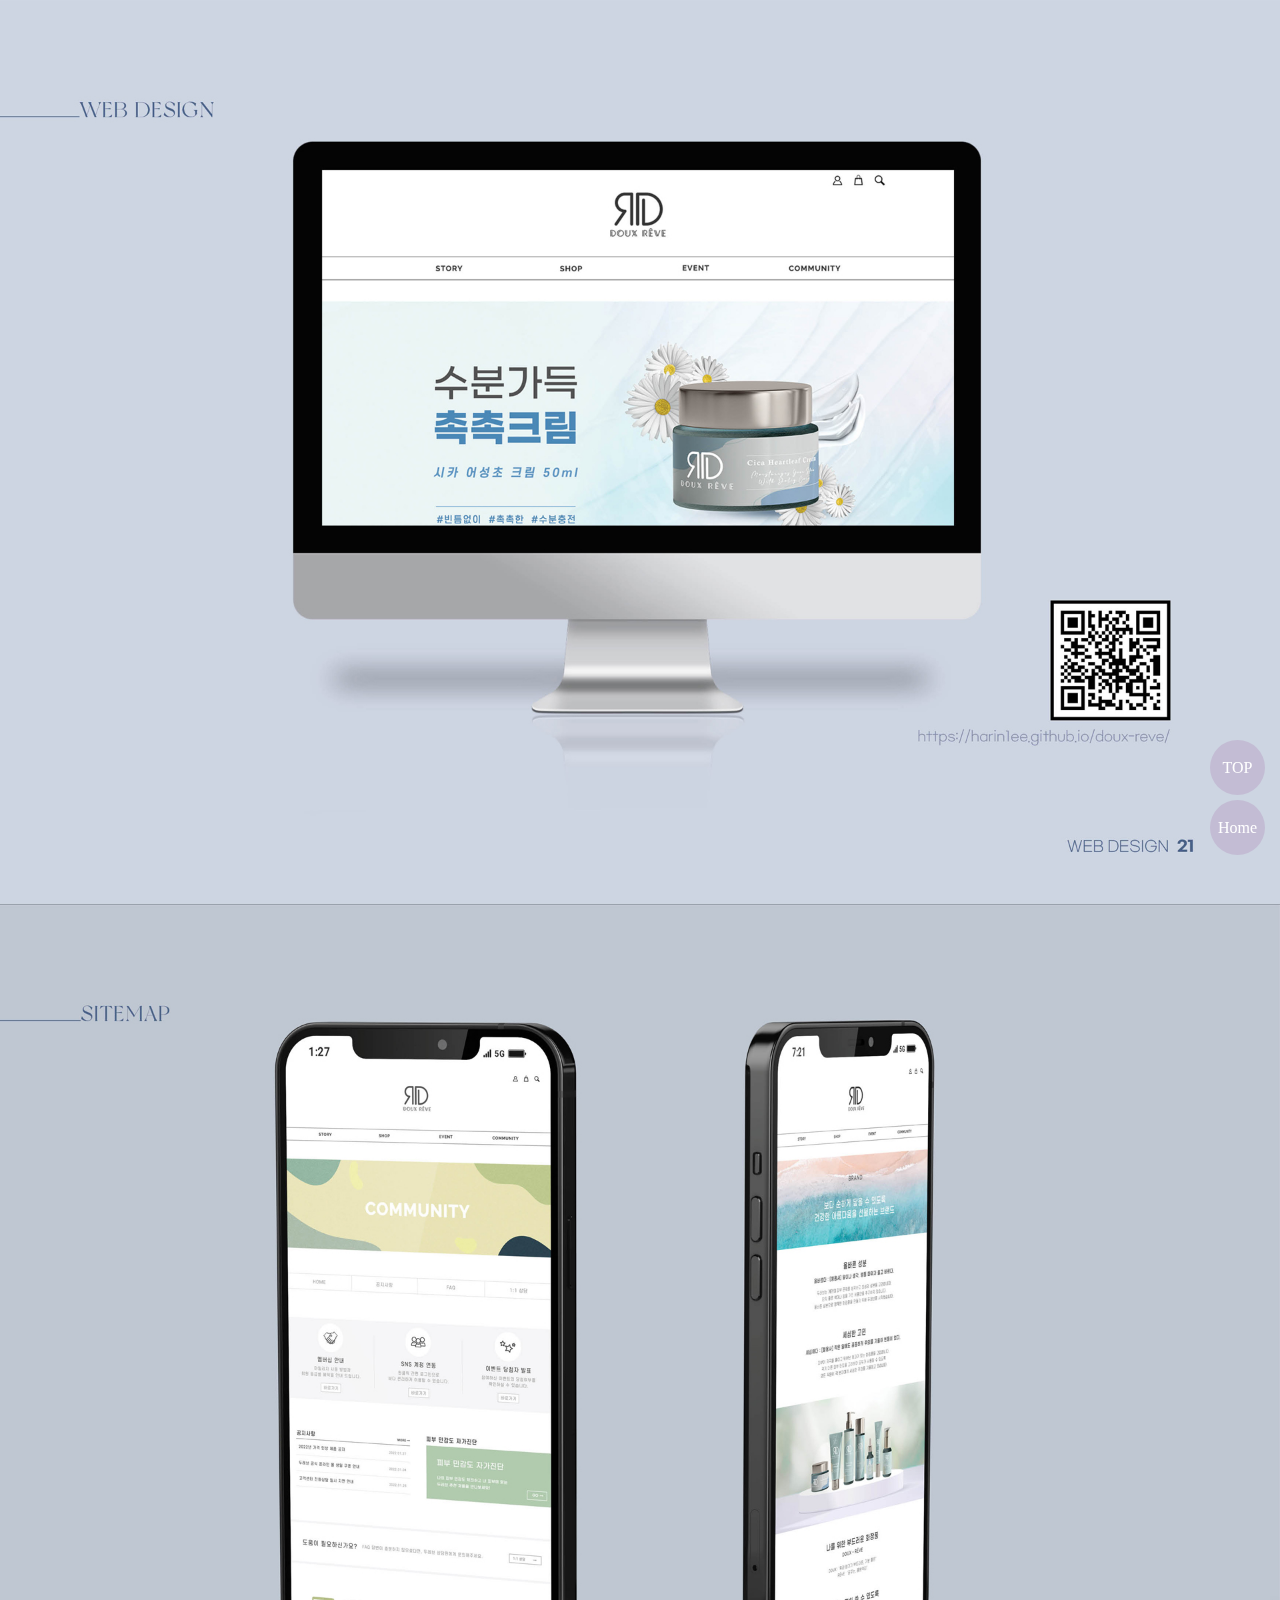
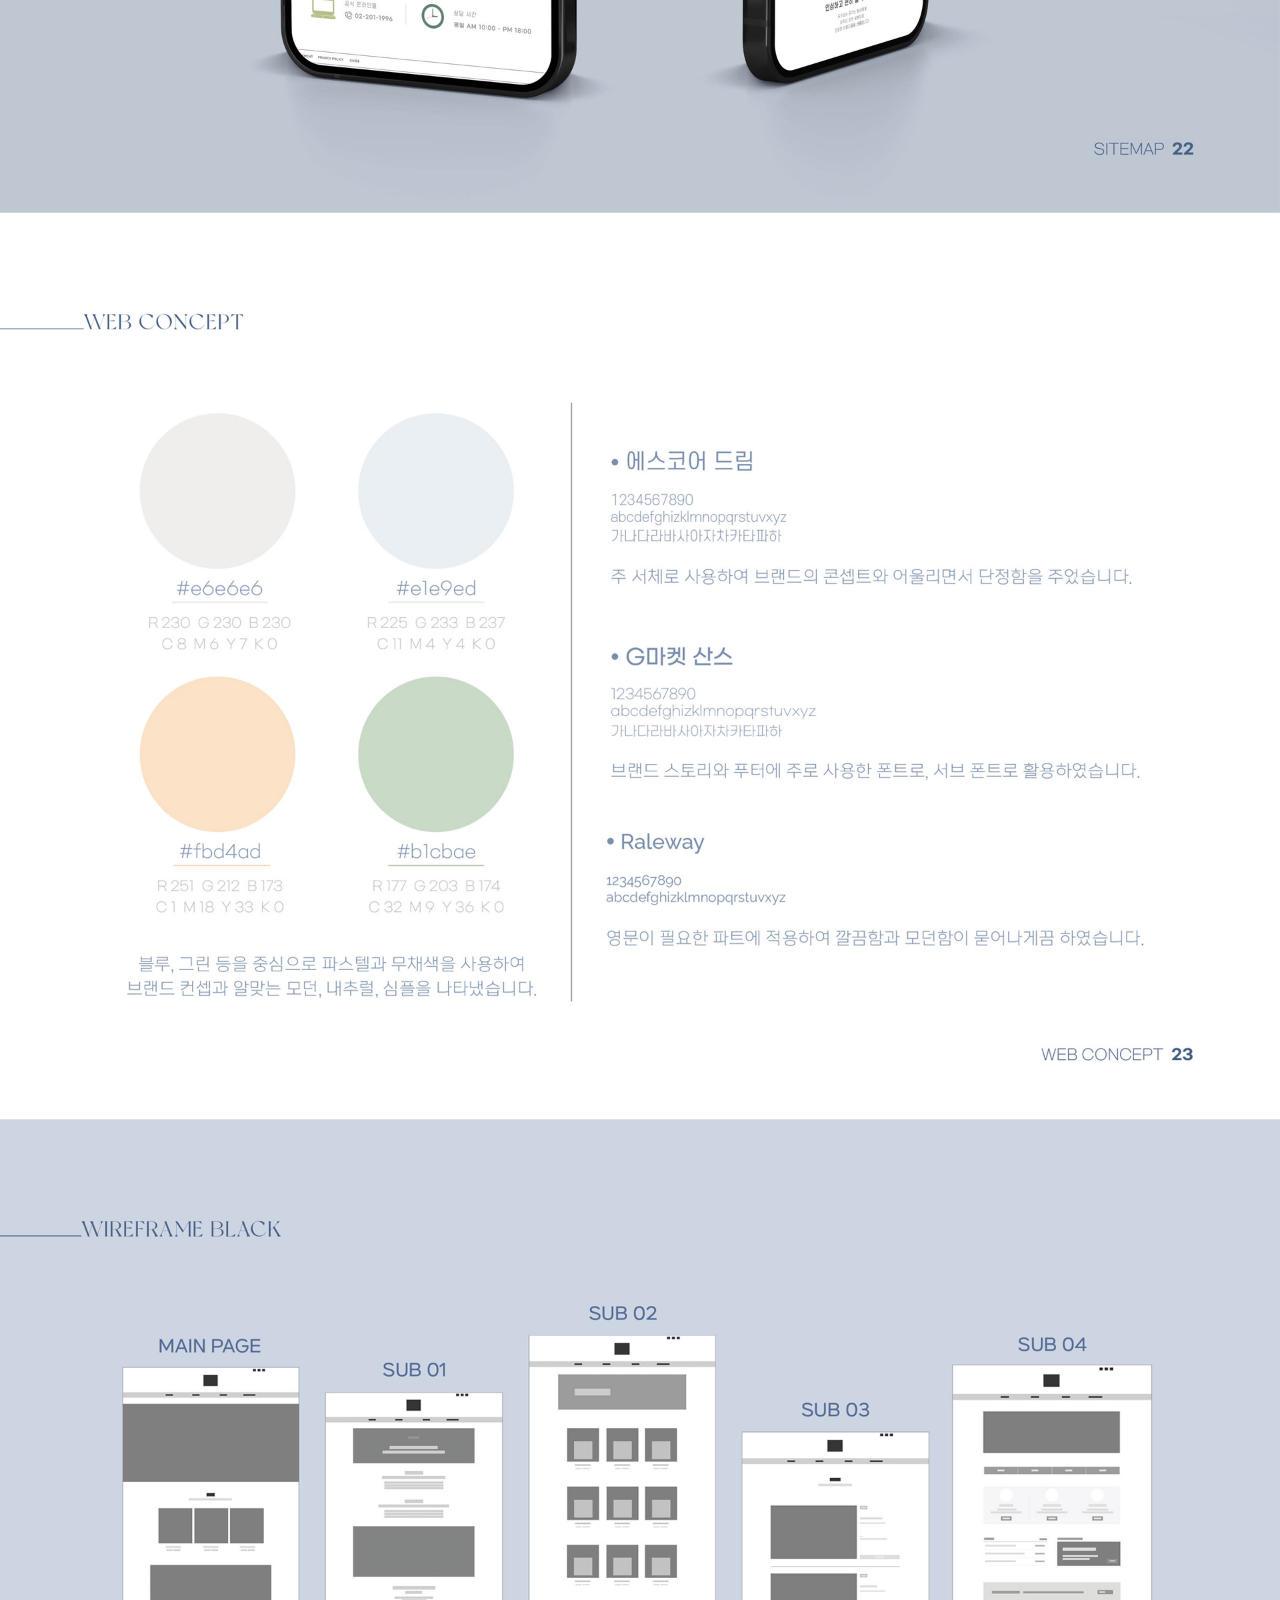
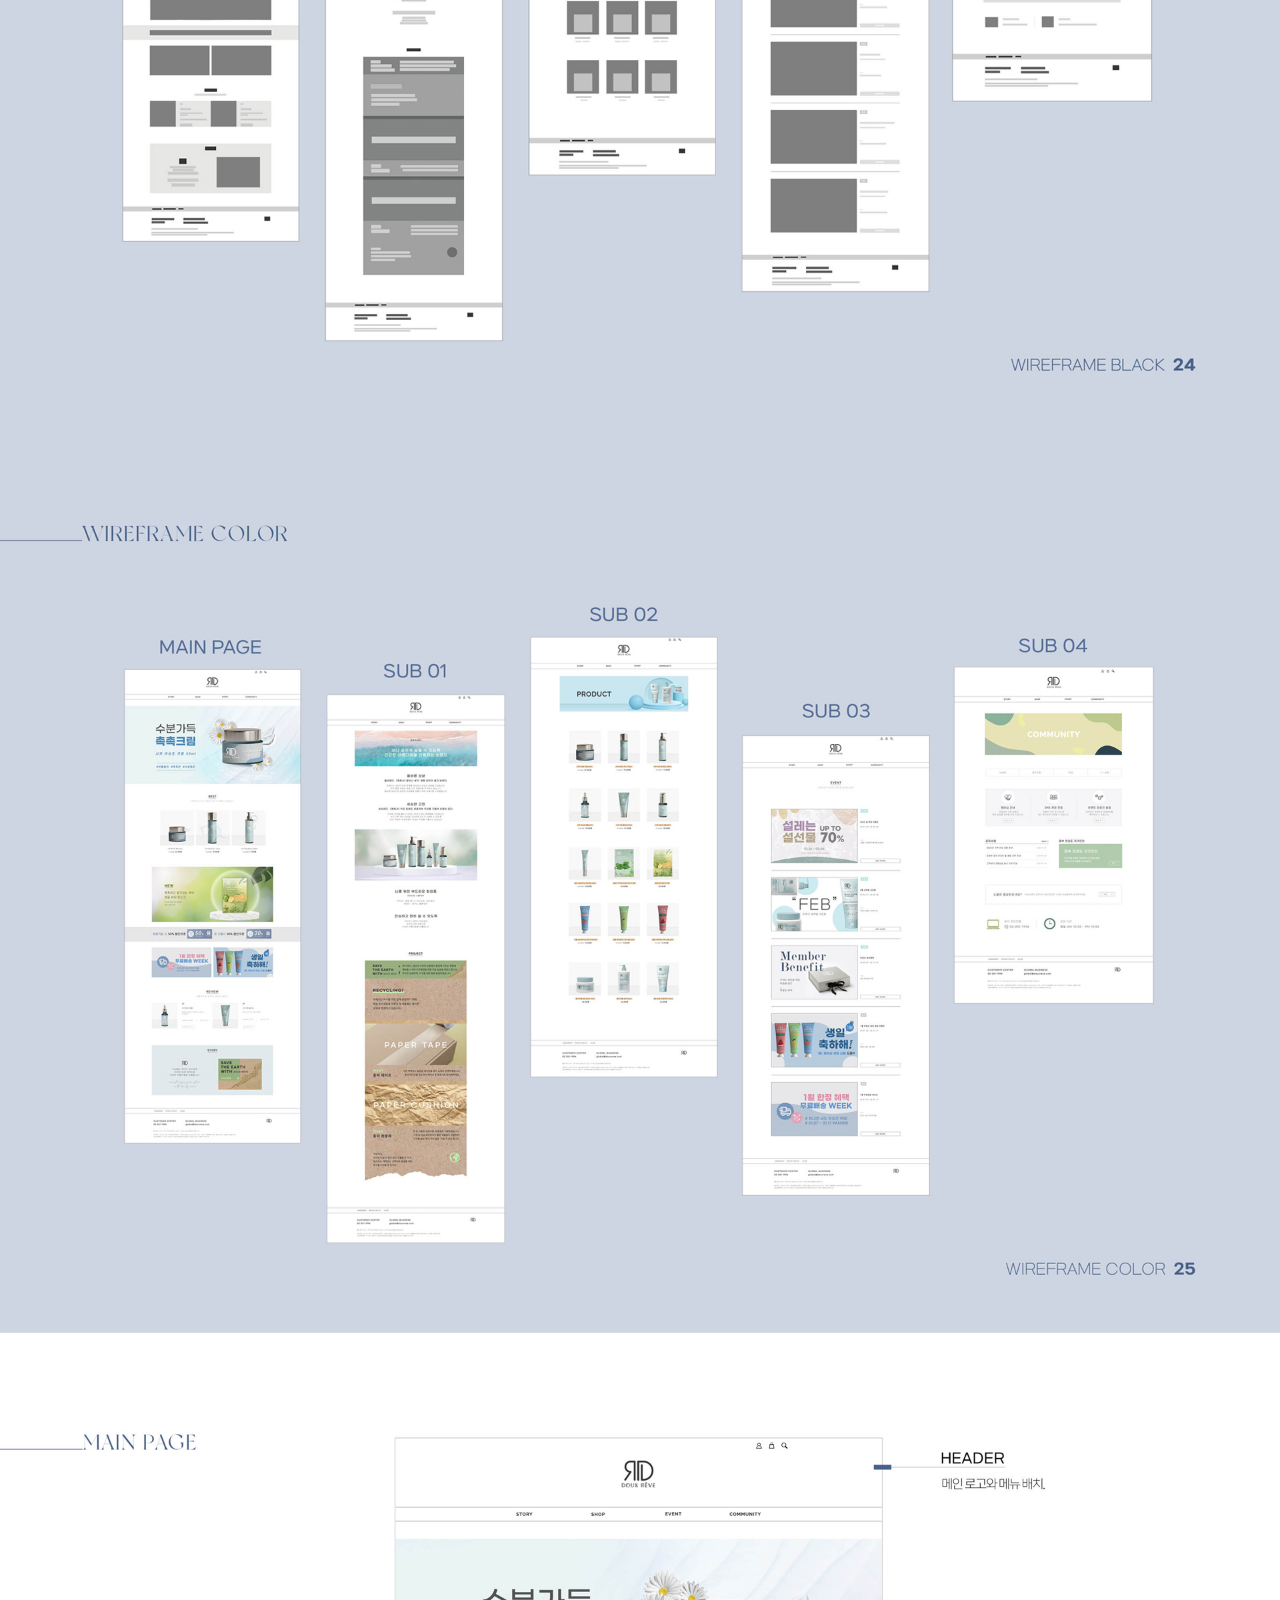
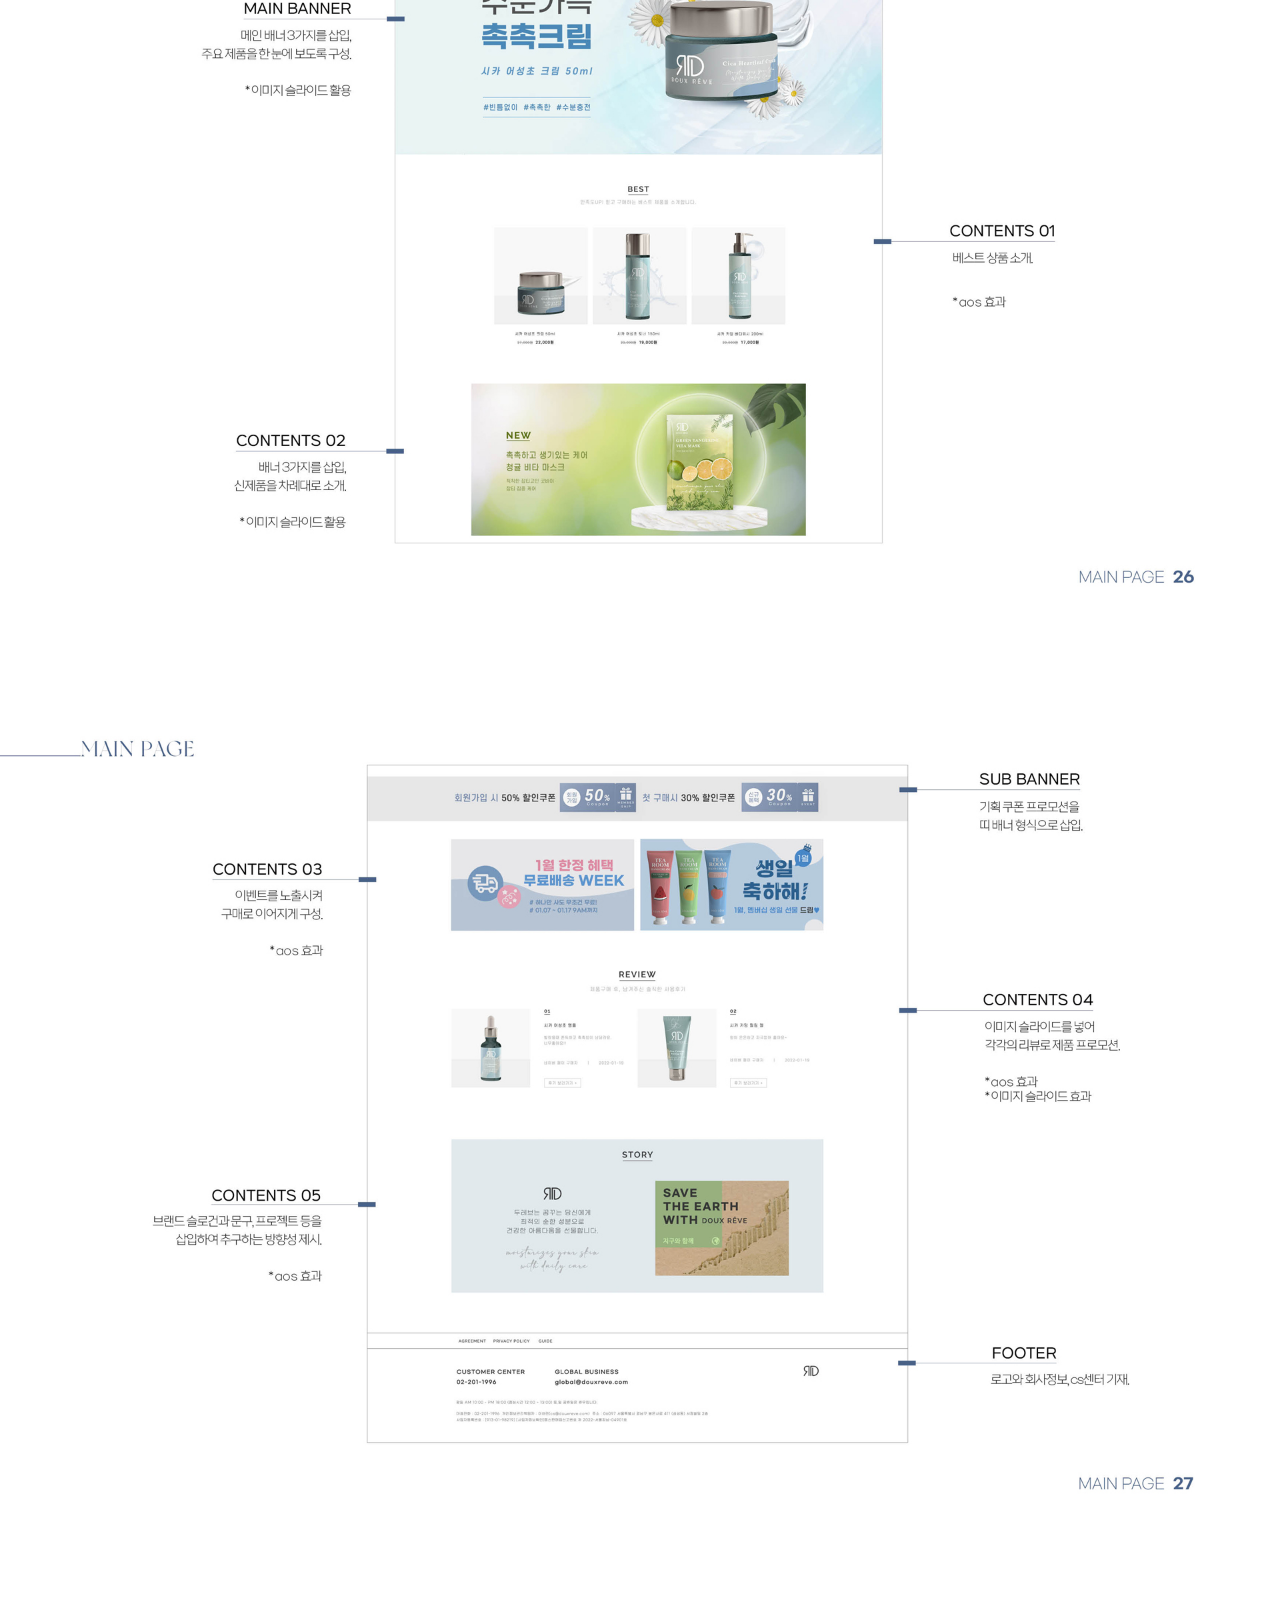
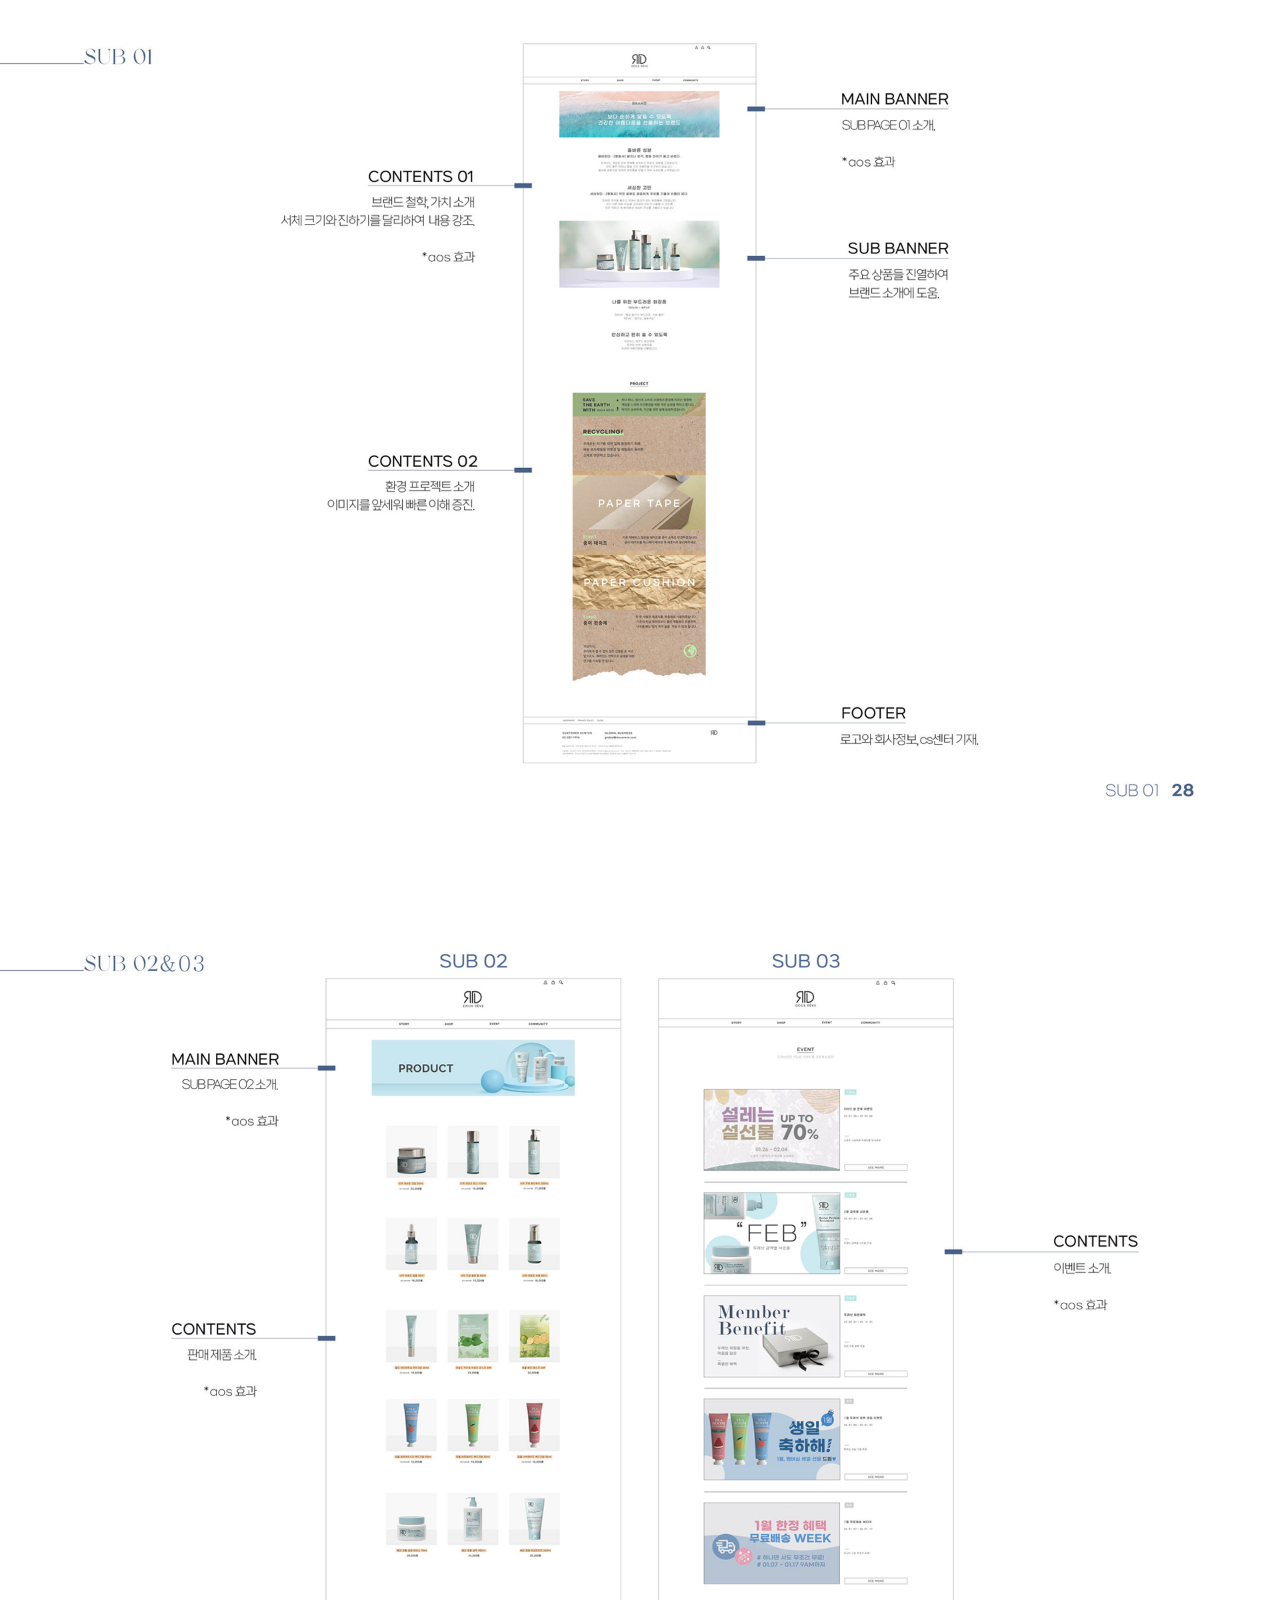
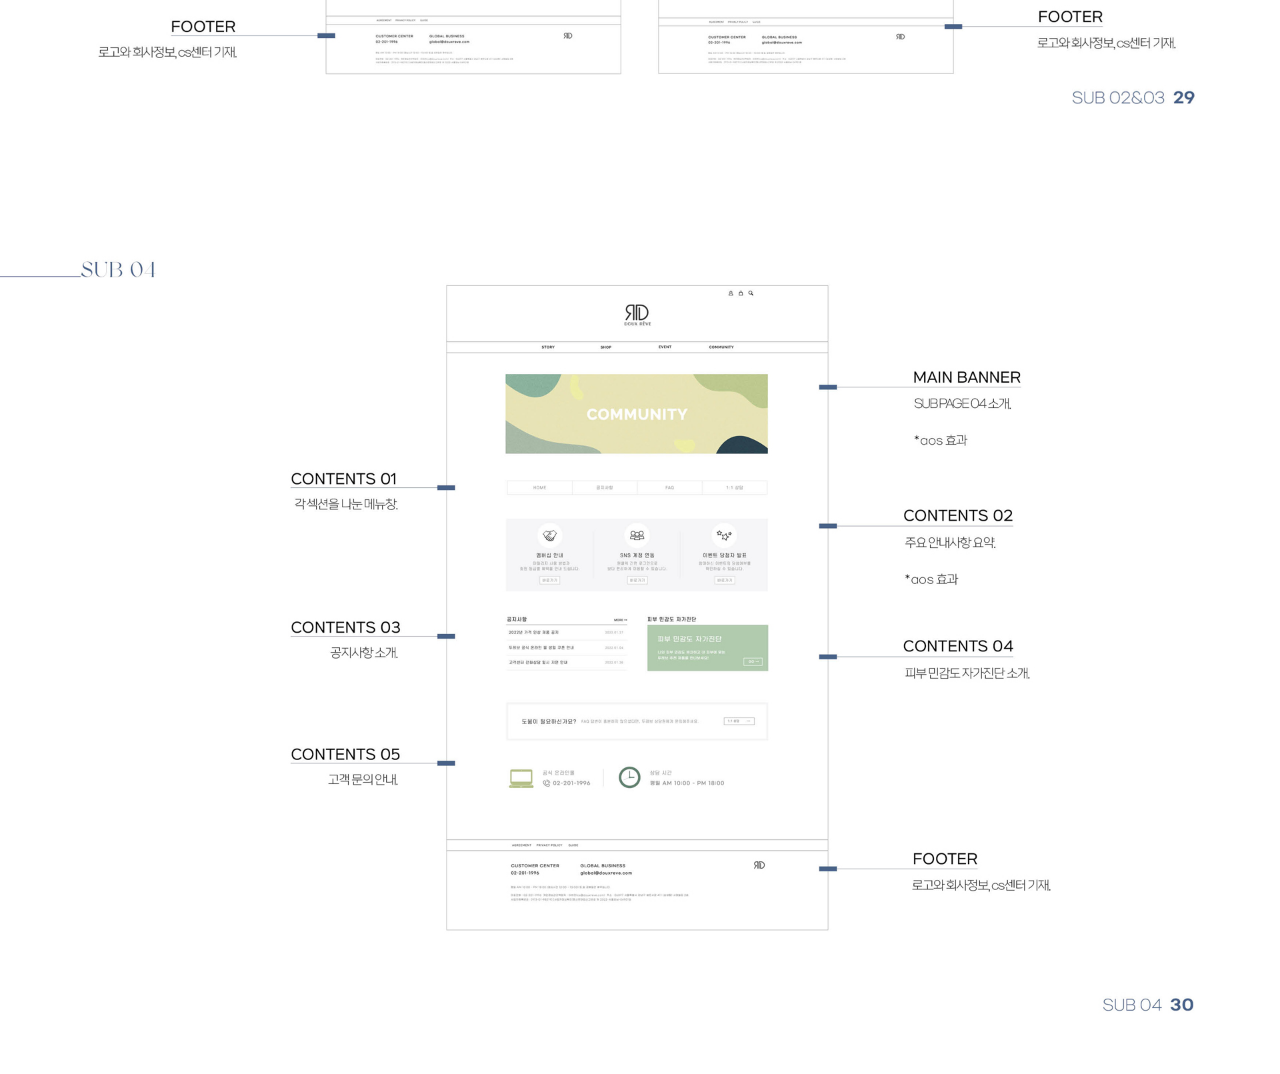
<file: douxreve_web.html>
<!doctype html>
<html>

<head>
	<title>WEB</title>
	<meta charset="utf-8">
	<meta name="viewport" content="width=device-width, initial-scale=1">
	<meta http-equiv="X-UA-Compatible" content="IE=edge">
	<style>
		* {
			margin: 0;
			padding: 0;
		}

		a {
			text-decoration: none;
			color: #000;
		}

		.fixed_box {
			position: fixed;
			bottom: 40px;
			right: 30px;
			width: 40px;
		}

		#top img {
			width: 100%;
		}

		.home_btn,
		.top_btn {
			display: inline-block;
			width: 55px;
			line-height: 55px;
			background-color: #c3bcd4;
			text-align: center;
			border-radius: 50%;
			margin-bottom: 5px;
			color: #fff;
			transition: all 0.5s;
		}

		.fixed_box a:hover {
			background-color: #c3bcd4;
		}
	</style>
</head>

<body>
	<div id="top">
		<img src="images/douxreve_web.jpg" class="guide1">
		<!--가이드 이미지 경로 지정하기-->
	</div>
	<div class="fixed_box">
		<a href="#top" class="top_btn">
			<!--href부분은 이미지를 감싼 div에 있는 id이름과 동일하게 설정.-->
			TOP
		</a>
		<a href="index.html" class="home_btn">
			Home
		</a>
	</div>


	<!--이동시 부드럽게 이동시키기 위해 추가한 구문 시작. script쪽 전부 삭제가능.-->
	<script src="https://code.jquery.com/jquery-1.12.4.min.js"
		integrity="sha256-ZosEbRLbNQzLpnKIkEdrPv7lOy9C27hHQ+Xp8a4MxAQ=" crossorigin="anonymous"></script>
	<script>
		$(function () {
			$('a[href*="#"]:not([href="#"])').click(function () {
				if (location.pathname.replace(/^\//, '') == this.pathname.replace(/^\//, '') && location.hostname == this.hostname) {
					var target = $(this.hash);
					target = target.length ? target : $('[name=' + this.hash.slice(1) + ']');
					if (target.length) {
						$('html, body').animate({
							scrollTop: target.offset().top
						}, 500);//움직이는 시간 조정
						return false;
					}
				}
			});
		});
	</script>
	<!--이동시 부드럽게 이동시키기 위해 추가한 구문 끝. 삭제가능.-->
</body>

</html>
</file>
